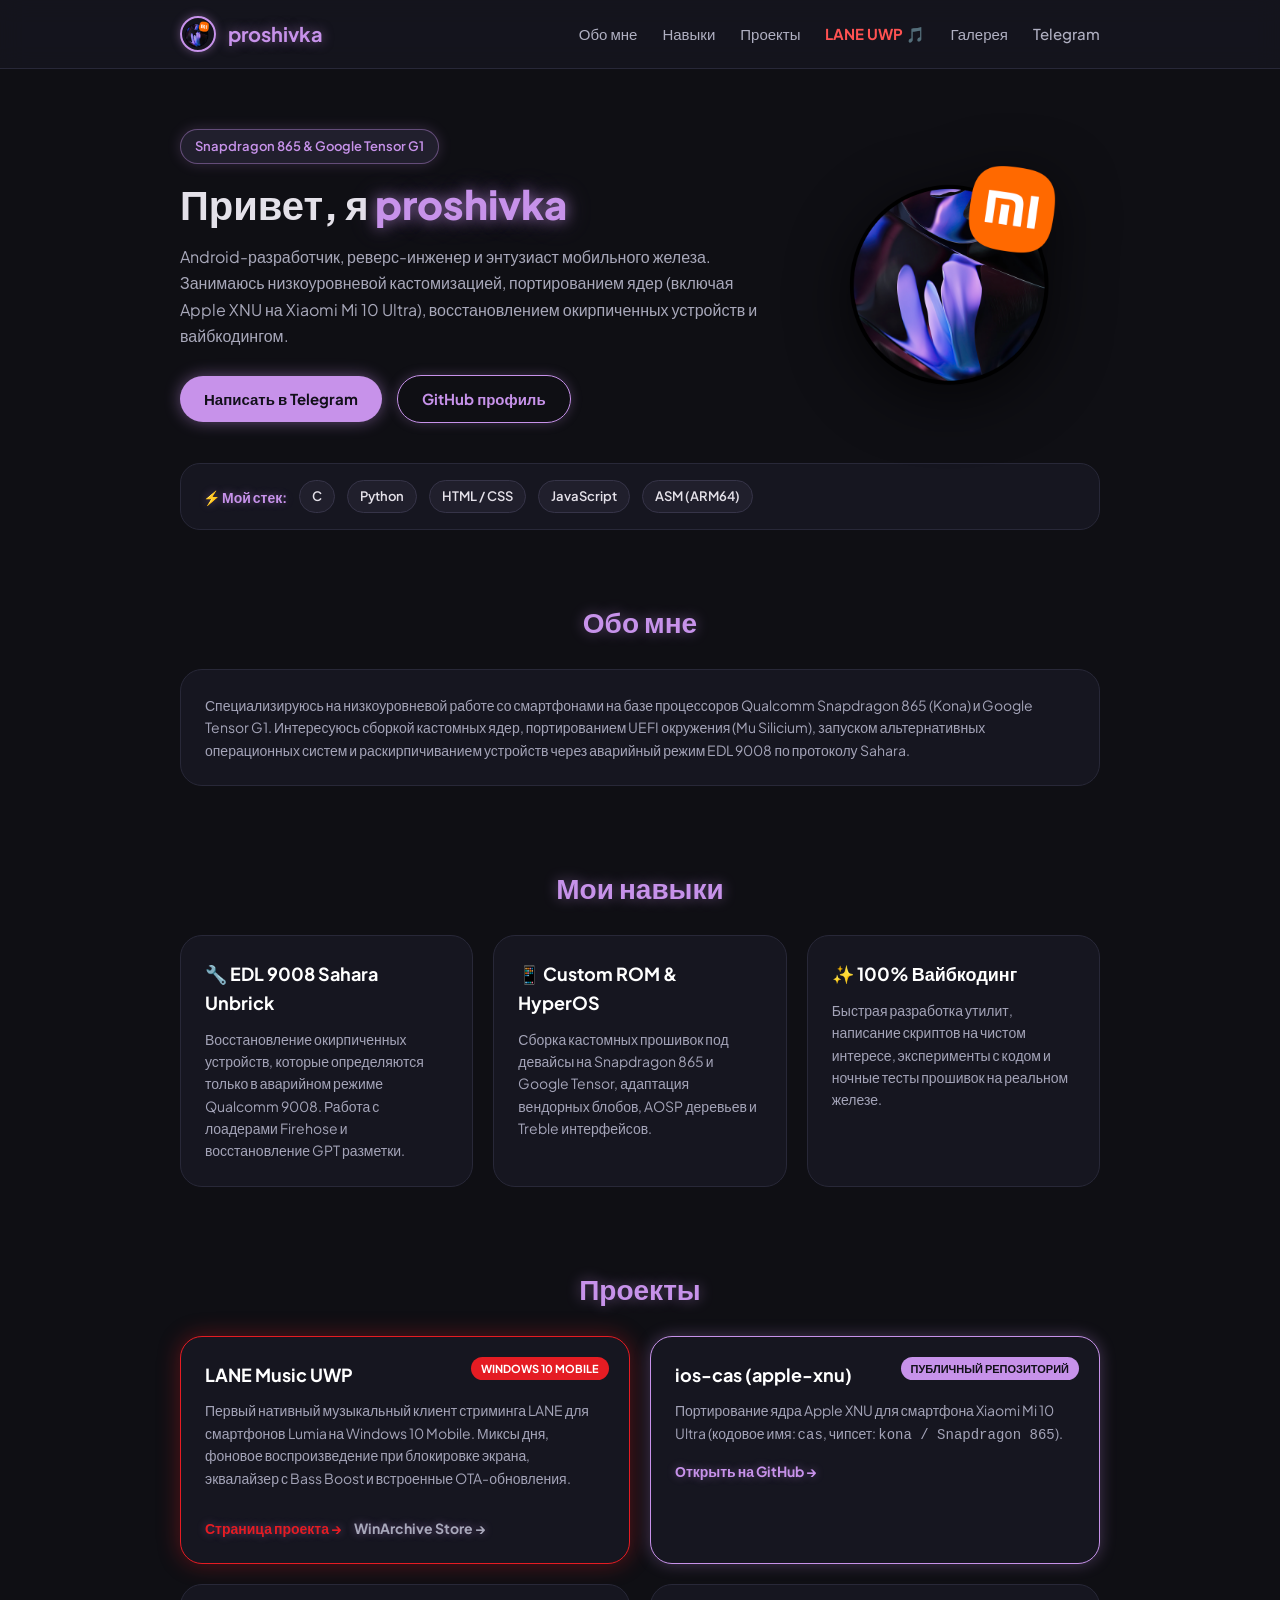
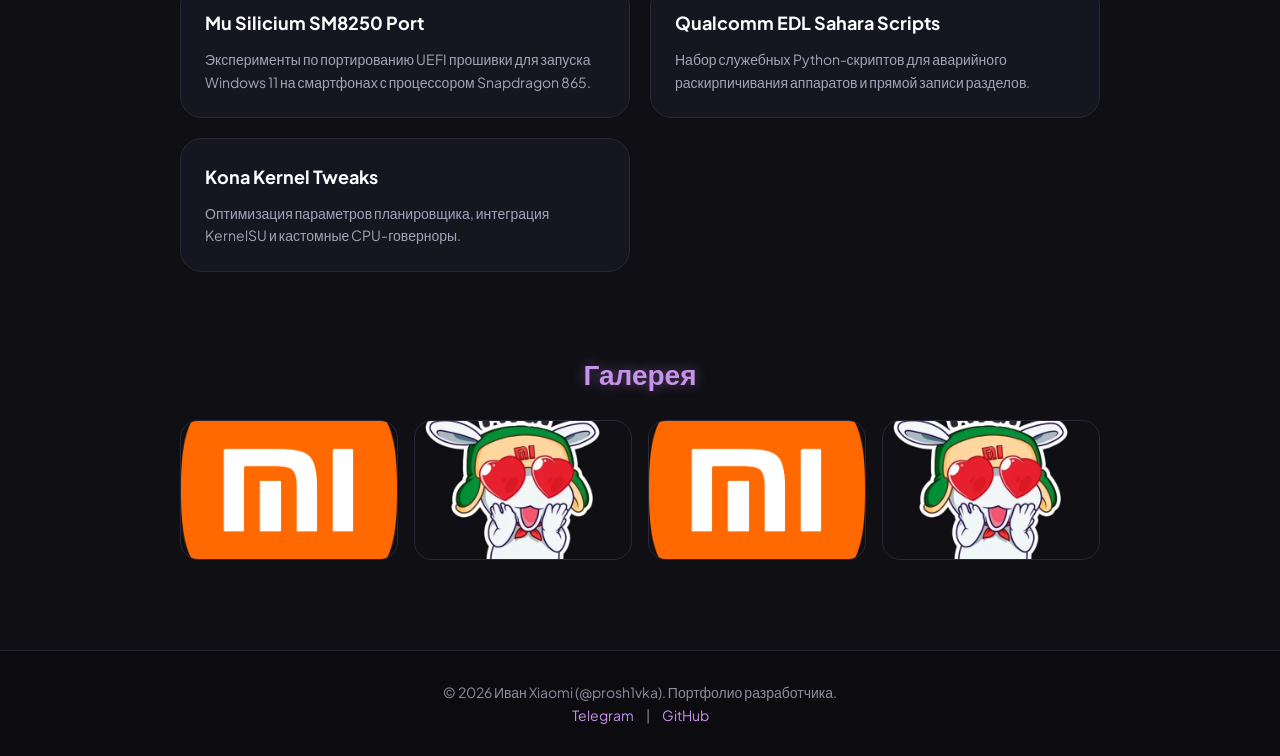
<file: index.html>
<!DOCTYPE html>
<html lang="ru">
<head>
    <meta charset="UTF-8">
    <meta name="viewport" content="width=device-width, initial-scale=1.0">
    <title>proshivka</title>
    <meta name="description" content="Android-разработчик, реверс-инженер, Snapdragon 865 & Google Tensor G1, кастомные ядра, EDL 9008 и вайбкодинг.">

    <!-- Open Graph (Telegram, Discord, VK превью ссылки) -->
    <meta property="og:type" content="website">
    <meta property="og:url" content="https://proshivka.github.io/">
    <meta property="og:title" content="proshivka">
    <meta property="og:description" content="Android-разработчик, реверс-инженер, Snapdragon 865 & Google Tensor G1, кастомные ядра, EDL 9008 и вайбкодинг.">
    <meta property="og:image" content="https://proshivka.github.io/shto.png">

    <!-- Twitter Card -->
    <meta name="twitter:card" content="summary">
    <meta name="twitter:title" content="proshivka">
    <meta name="twitter:description" content="Android-разработчик, реверс-инженер, Snapdragon 865 & Google Tensor G1, кастомные ядра, EDL 9008 и вайбкодинг.">
    <meta name="twitter:image" content="https://proshivka.github.io/shto.png">
    <link rel="icon" href="favicon.png" type="image/png">
    
    <!-- Google Sans Flex & Plus Jakarta Sans -->
    <link rel="preconnect" href="https://fonts.googleapis.com">
    <link rel="preconnect" href="https://fonts.gstatic.com" crossorigin>
    <link href="https://fonts.googleapis.com/css2?family=Google+Sans+Flex:opsz,wght@1..144,400..800&family=Plus+Jakarta+Sans:wght@400;500;600;700;800&display=swap" rel="stylesheet">
    
    <!-- Внешний файл стилей -->
    <link rel="stylesheet" href="css/style.css?v=6">

    <!-- Встроенные стили для моментальной загрузки без задержек кэша -->
    <style>
        * { margin: 0; padding: 0; box-sizing: border-box; }
        body { background-color: #0f0f14; color: #e4e1e9; font-family: 'Google Sans Flex', 'Plus Jakarta Sans', sans-serif; line-height: 1.6; }
        a { color: inherit; text-decoration: none; }
        .container { max-width: 960px; margin: 0 auto; padding: 0 20px; }
        header { background-color: rgba(22, 22, 30, 0.9); backdrop-filter: blur(12px); -webkit-backdrop-filter: blur(12px); padding: 16px 0; border-bottom: 1px solid #282838; position: sticky; top: 0; z-index: 100; }
        .header_content { display: flex; justify-content: space-between; align-items: center; }
        .logo { display: flex; align-items: center; gap: 12px; font-size: 20px; font-weight: 700; color: #c792ea; text-shadow: 0 0 12px rgba(199, 146, 234, 0.5); }
        .logo img { width: 36px; height: 36px; min-width: 36px; max-width: 36px; border-radius: 50%; border: 2px solid #c792ea; box-shadow: 0 0 10px rgba(199, 146, 234, 0.4); object-fit: cover; }
        nav a { margin-left: 22px; color: #b0b0c2; font-weight: 500; font-size: 15px; transition: all 0.2s; }
        nav a:hover { color: #c792ea; text-shadow: 0 0 8px rgba(199, 146, 234, 0.6); }
        .hero { padding: 60px 0 40px; display: flex; align-items: center; justify-content: space-between; gap: 40px; }
        .hero_info { flex: 1; }
        .badge { background-color: #211f2d; color: #c792ea; border: 1px solid rgba(199, 146, 234, 0.4); box-shadow: 0 0 14px rgba(199, 146, 234, 0.2); padding: 6px 14px; border-radius: 50px; font-size: 13px; font-weight: 600; display: inline-block; margin-bottom: 16px; }
        .hero_info h1 { font-size: 40px; font-weight: 800; margin-bottom: 16px; line-height: 1.2; }
        .hero_info h1 span { color: #c792ea; text-shadow: 0 0 14px rgba(199, 146, 234, 0.6), 0 0 28px rgba(199, 146, 234, 0.3); }
        .hero_info p { color: #a8a8ba; font-size: 16px; margin-bottom: 26px; line-height: 1.65; }
        .avatar { width: 280px; height: 280px; min-width: 280px; max-width: 280px; border: none; box-shadow: none; object-fit: contain; filter: drop-shadow(0 15px 30px rgba(0, 0, 0, 0.65)); transition: transform 0.3s ease; }
        .avatar:hover { transform: scale(1.05); }
        .btn { display: inline-block; background-color: #c792ea; color: #12101a; padding: 11px 24px; border-radius: 50px; font-weight: 700; font-size: 15px; box-shadow: 0 0 16px rgba(199, 146, 234, 0.45); transition: all 0.2s ease-in-out; }
        .btn:hover { background-color: #dbb3f6; box-shadow: 0 0 25px rgba(199, 146, 234, 0.8); transform: translateY(-2px); }
        .btn_outline { background-color: transparent; color: #c792ea; border: 1px solid #c792ea; box-shadow: 0 0 12px rgba(199, 146, 234, 0.25); margin-left: 12px; }
        .btn_outline:hover { background-color: #211f2d; box-shadow: 0 0 20px rgba(199, 146, 234, 0.5); }
        .stack_box { background-color: #161620; border: 1px solid #282838; border-radius: 20px; padding: 16px 22px; display: flex; align-items: center; gap: 12px; flex-wrap: wrap; margin-bottom: 30px; }
        .stack_title { font-weight: 700; font-size: 14px; color: #c792ea; text-shadow: 0 0 8px rgba(199, 146, 234, 0.4); }
        .tag { background-color: #201f2c; border: 1px solid #363448; color: #e4e1e9; padding: 5px 12px; border-radius: 50px; font-size: 13px; font-weight: 600; }
        section { padding: 40px 0; }
        h2 { font-size: 28px; font-weight: 700; margin-bottom: 24px; text-align: center; color: #c792ea; text-shadow: 0 0 14px rgba(199, 146, 234, 0.45); }
        .card { background-color: #161620; border: 1px solid #282838; border-radius: 22px; padding: 24px; transition: all 0.25s ease; position: relative; }
        .card:hover { border-color: #c792ea; box-shadow: 0 0 20px rgba(199, 146, 234, 0.25); transform: translateY(-4px); }
        .card h3 { margin-bottom: 10px; font-size: 18px; font-weight: 700; color: #ffffff; }
        .card p { color: #a4a4b8; font-size: 14px; line-height: 1.6; }
        .card_featured { border: 1.5px solid #c792ea; box-shadow: 0 0 16px rgba(199, 146, 234, 0.3); }
        .card_featured:hover { box-shadow: 0 0 28px rgba(199, 146, 234, 0.55); }
        .project_badge { position: absolute; top: 20px; right: 20px; font-size: 11px; font-weight: 700; text-transform: uppercase; background-color: #c792ea; color: #12101a; padding: 3px 10px; border-radius: 50px; }
        .project_link { display: inline-block; margin-top: 14px; color: #c792ea; font-weight: 700; font-size: 14px; text-shadow: 0 0 8px rgba(199, 146, 234, 0.4); }
        .project_link:hover { text-decoration: underline; }
        .grid_3 { display: grid; grid-template-columns: repeat(3, 1fr); gap: 20px; }
        .grid_2 { display: grid; grid-template-columns: repeat(2, 1fr); gap: 20px; }
        .gallery_grid { display: grid; grid-template-columns: repeat(4, 1fr); gap: 16px; }
        .gallery_grid img { width: 100%; height: 140px; object-fit: cover; border-radius: 18px; border: 1px solid #282838; transition: all 0.25s ease; }
        .gallery_grid img:hover { transform: scale(1.04); border-color: #c792ea; box-shadow: 0 0 18px rgba(199, 146, 234, 0.35); }
        footer { background-color: #0c0c10; padding: 30px 0; margin-top: 50px; border-top: 1px solid #22222e; text-align: center; color: #8c8c9e; font-size: 14px; }
        footer a { color: #c792ea; margin: 0 10px; transition: color 0.2s; }
        footer a:hover { text-shadow: 0 0 8px rgba(199, 146, 234, 0.6); }
        @media (max-width: 768px) {
            .hero { flex-direction: column; text-align: center; }
            .avatar { width: 220px; height: 220px; min-width: 220px; max-width: 220px; }
            .grid_3, .grid_2 { grid-template-columns: 1fr; }
            .gallery_grid { grid-template-columns: 1fr 1fr; }
            nav { display: none; }
        }
    </style>
</head>
<body>

    <!-- Шапка сайта -->
    <header>
        <div class="container header_content">
            <div class="logo">
                <img src="shto.png" alt="Логотип" width="36" height="36">
                <span>proshivka</span>
            </div>
            <nav>
                <a href="#about">Обо мне</a>
                <a href="#skills">Навыки</a>
                <a href="#projects">Проекты</a>
                <a href="lane/" style="color:#ff5252; font-weight:700;">LANE UWP 🎵</a>
                <a href="#gallery">Галерея</a>
                <a href="https://t.me/prosh1vka" target="_blank">Telegram</a>
            </nav>
        </div>
    </header>

    <div class="container">
        <!-- Главный экран -->
        <div class="hero">
            <div class="hero_info">
                <div class="badge">Snapdragon 865 & Google Tensor G1</div>
                <h1>Привет, я <span>proshivka</span></h1>
                <p>
                    Android-разработчик, реверс-инженер и энтузиаст мобильного железа. Занимаюсь низкоуровневой кастомизацией, 
                    портированием ядер (включая Apple XNU на Xiaomi Mi 10 Ultra), восстановлением окирпиченных устройств и вайбкодингом.
                </p>
                <div>
                    <a href="https://t.me/prosh1vka" target="_blank" class="btn">Написать в Telegram</a>
                    <a href="https://github.com/proshivka" target="_blank" class="btn btn_outline">GitHub профиль</a>
                </div>
            </div>
            <div>
                <img src="shto.png" alt="Аватарка" class="avatar" width="280" height="280">
            </div>
        </div>

        <!-- Полоса стека -->
        <div class="stack_box">
            <span class="stack_title">⚡ Мой стек:</span>
            <span class="tag">C</span>
            <span class="tag">Python</span>
            <span class="tag">HTML / CSS</span>
            <span class="tag">JavaScript</span>
            <span class="tag">ASM (ARM64)</span>
        </div>

        <!-- Обо мне -->
        <section id="about">
            <h2>Обо мне</h2>
            <div class="card">
                <p>
                    Специализируюсь на низкоуровневой работе со смартфонами на базе процессоров Qualcomm Snapdragon 865 (Kona) и Google Tensor G1. 
                    Интересуюсь сборкой кастомных ядер, портированием UEFI окружения (Mu Silicium), запуском альтернативных операционных систем 
                    и раскирпичиванием устройств через аварийный режим EDL 9008 по протоколу Sahara.
                </p>
            </div>
        </section>

        <!-- Навыки (3 колонки без процентов) -->
        <section id="skills">
            <h2>Мои навыки</h2>
            <div class="grid_3">
                <div class="card">
                    <h3>🔧 EDL 9008 Sahara Unbrick</h3>
                    <p>
                        Восстановление окирпиченных устройств, которые определяются только в аварийном режиме Qualcomm 9008. Работа с лоадерами Firehose и восстановление GPT разметки.
                    </p>
                </div>

                <div class="card">
                    <h3>📱 Custom ROM & HyperOS</h3>
                    <p>
                        Сборка кастомных прошивок под девайсы на Snapdragon 865 и Google Tensor, адаптация вендорных блобов, AOSP деревьев и Treble интерфейсов.
                    </p>
                </div>

                <div class="card">
                    <h3>✨ 100% Вайбкодинг</h3>
                    <p>
                        Быстрая разработка утилит, написание скриптов на чистом интересе, эксперименты с кодом и ночные тесты прошивок на реальном железе.
                    </p>
                </div>
            </div>
        </section>

        <!-- Проекты -->
        <section id="projects">
            <h2>Проекты</h2>
            <div class="grid_2">
                <!-- LANE Music UWP -->
                <div class="card card_featured" style="border-color:#e51c23; box-shadow:0 0 22px rgba(229,28,35,0.35);">
                    <span class="project_badge" style="background:#e51c23; color:#fff;">Windows 10 Mobile</span>
                    <h3 style="color:#ffffff;">LANE Music UWP</h3>
                    <p>
                        Первый нативный музыкальный клиент стриминга LANE для смартфонов Lumia на Windows 10 Mobile. 
                        Миксы дня, фоновое воспроизведение при блокировке экрана, эквалайзер с Bass Boost и встроенные OTA-обновления.
                    </p>
                    <div style="margin-top:14px; display:flex; gap:12px; flex-wrap:wrap;">
                        <a href="lane/" class="project_link" style="color:#e51c23; font-weight:700;">
                            Страница проекта &rarr;
                        </a>
                        <a href="https://winarchive.org/store/app/?id=2030" target="_blank" class="project_link" style="color:#a8a8ba;">
                            WinArchive Store &rarr;
                        </a>
                    </div>
                </div>

                <!-- Реальный публичный репозиторий -->
                <div class="card card_featured">
                    <span class="project_badge">Публичный репозиторий</span>
                    <h3>ios-cas (apple-xnu)</h3>
                    <p>
                        Портирование ядра Apple XNU для смартфона Xiaomi Mi 10 Ultra (кодовое имя: <code>cas</code>, чипсет: <code>kona / Snapdragon 865</code>).
                    </p>
                    <a href="https://github.com/proshivka/ios-cas" target="_blank" class="project_link">
                        Открыть на GitHub &rarr;
                    </a>
                </div>

                <div class="card">
                    <h3>Mu Silicium SM8250 Port</h3>
                    <p>Эксперименты по портированию UEFI прошивки для запуска Windows 11 на смартфонах с процессором Snapdragon 865.</p>
                </div>

                <div class="card">
                    <h3>Qualcomm EDL Sahara Scripts</h3>
                    <p>Набор служебных Python-скриптов для аварийного раскирпичивания аппаратов и прямой записи разделов.</p>
                </div>

                <div class="card">
                    <h3>Kona Kernel Tweaks</h3>
                    <p>Оптимизация параметров планировщика, интеграция KernelSU и кастомные CPU-говерноры.</p>
                </div>
            </div>
        </section>

        <!-- Галерея -->
        <section id="gallery">
            <h2>Галерея</h2>
            <div class="gallery_grid">
                <img src="img/gallery1.png" alt="Скриншот 1">
                <img src="img/gallery2.png" alt="Скриншот 2">
                <img src="img/gallery1.png" alt="Скриншот 3">
                <img src="img/gallery2.png" alt="Скриншот 4">
            </div>
        </section>
    </div>

    <!-- Подвал -->
    <footer>
        <p>&copy; 2026 Иван Xiaomi (@prosh1vka). Портфолио разработчика.</p>
        <p>
            <a href="https://t.me/prosh1vka" target="_blank">Telegram</a> |
            <a href="https://github.com/proshivka" target="_blank">GitHub</a>
        </p>
    </footer>

    <!-- Плавный скролл -->
    <script src="js/myscript.js"></script>
</body>
</html>
</file>
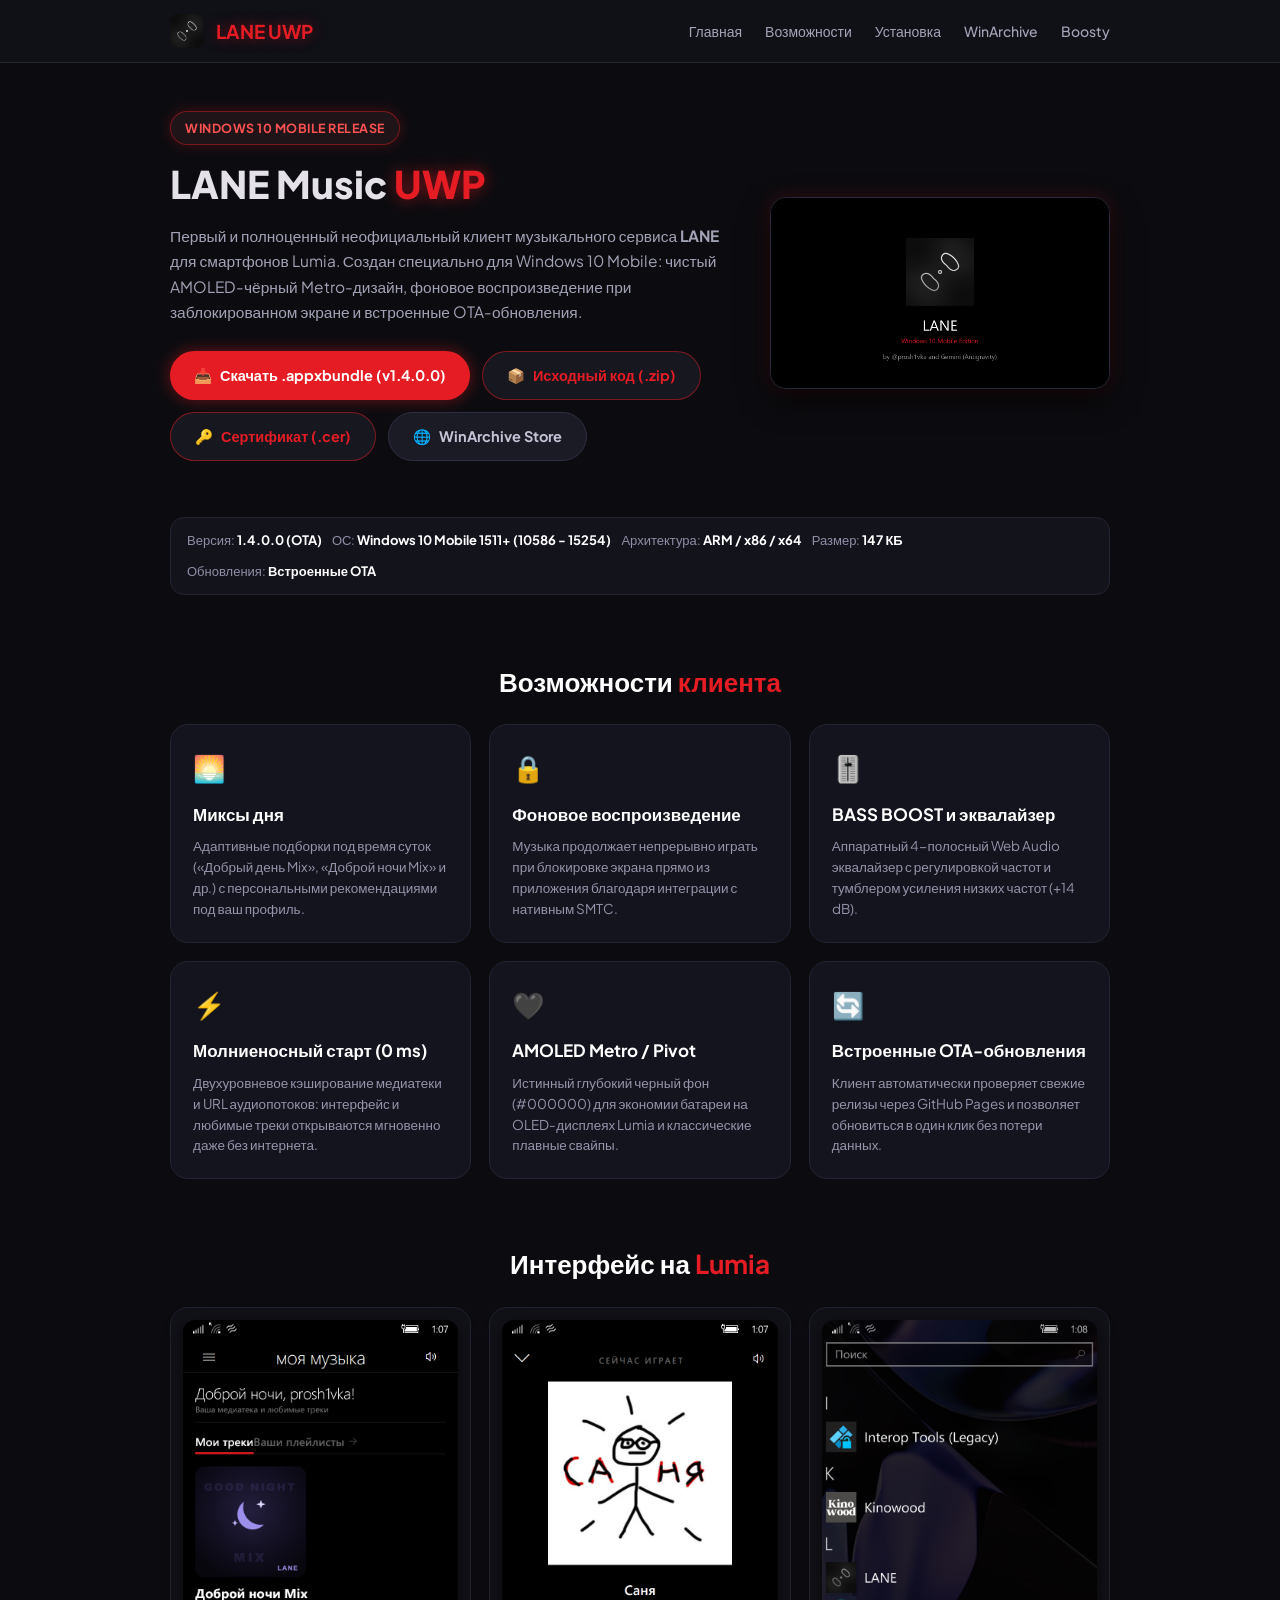
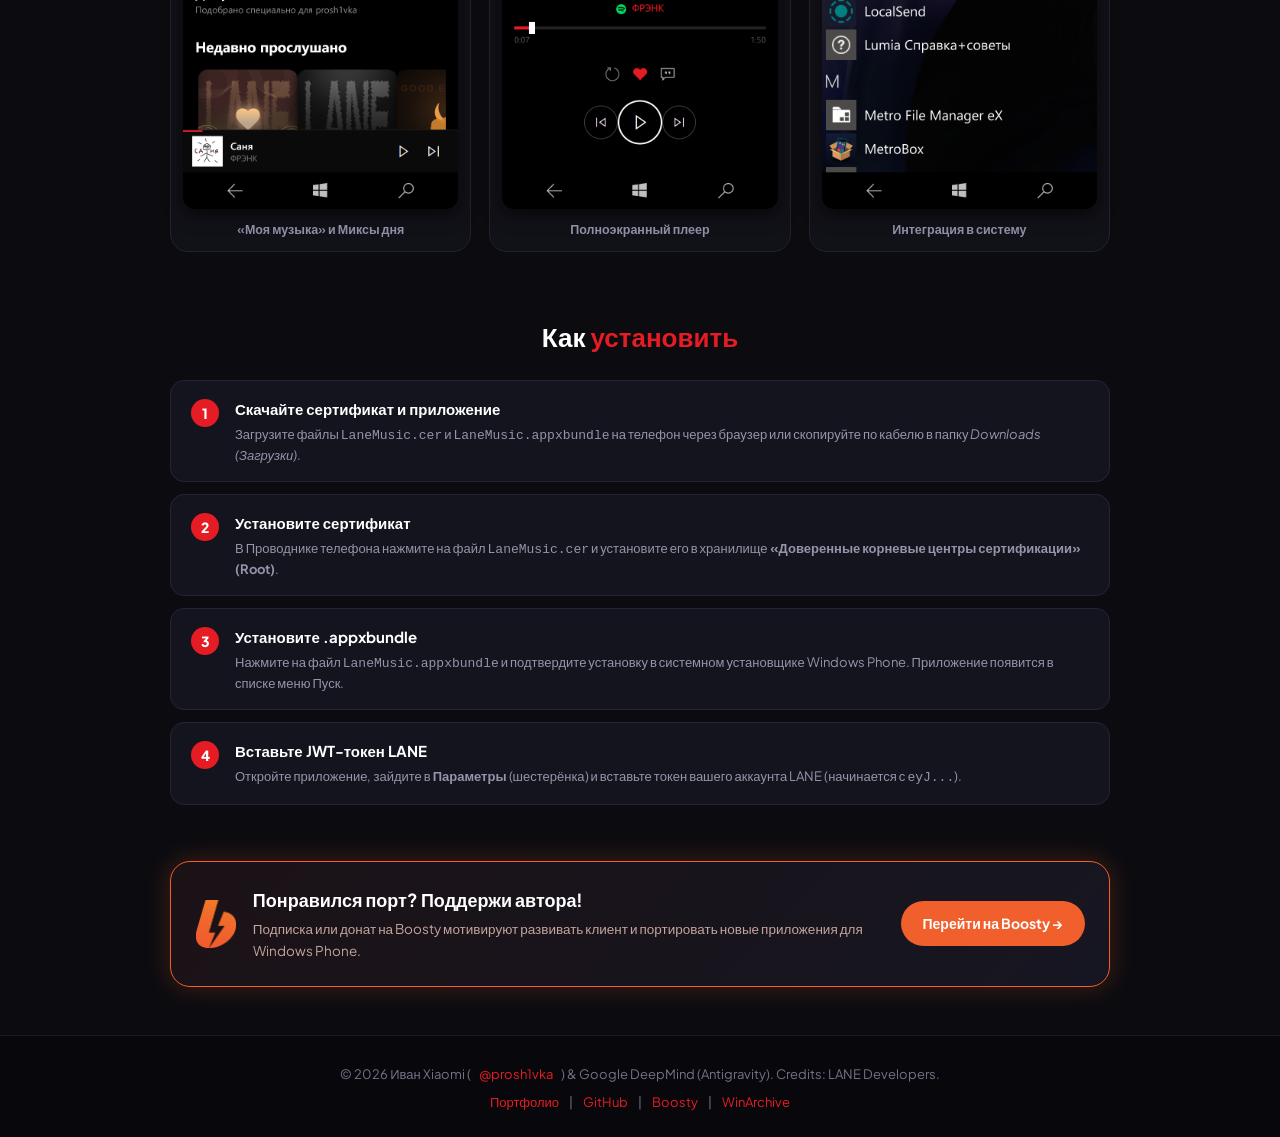
<file: lane/index.html>
<!DOCTYPE html>
<html lang="ru">
<head>
    <meta charset="UTF-8">
    <meta name="viewport" content="width=device-width, initial-scale=1.0">
    <title>LANE Music for Windows 10 Mobile — proshivka</title>
    <meta name="description" content="LANE Music — первый и полноценный UWP-клиент музыкального сервиса LANE для смартфонов Lumia на Windows 10 Mobile. Скачать .appxbundle.">

    <!-- Open Graph -->
    <meta property="og:type" content="website">
    <meta property="og:url" content="https://proshivka.github.io/lane/">
    <meta property="og:title" content="LANE Music for Windows 10 Mobile">
    <meta property="og:description" content="Неофициальный нативный клиент LANE для Windows 10 Mobile. Миксы дня, фоновое воспроизведение, эквалайзер, поддержка Spotify и SoundCloud.">
    <meta property="og:image" content="https://proshivka.github.io/lane/img/banner.png">

    <!-- Fonts -->
    <link rel="preconnect" href="https://fonts.googleapis.com">
    <link rel="preconnect" href="https://fonts.gstatic.com" crossorigin>
    <link href="https://fonts.googleapis.com/css2?family=Plus+Jakarta+Sans:wght@400;500;600;700;800&display=swap" rel="stylesheet">
    <link rel="icon" href="../favicon.png" type="image/png">

    <style>
        * { margin: 0; padding: 0; box-sizing: border-box; }
        body { background-color: #0c0c10; color: #e4e1e9; font-family: 'Plus Jakarta Sans', sans-serif; line-height: 1.6; }
        a { color: inherit; text-decoration: none; }
        .container { max-width: 980px; margin: 0 auto; padding: 0 20px; }

        /* Header */
        header { background-color: rgba(18, 18, 24, 0.92); backdrop-filter: blur(12px); -webkit-backdrop-filter: blur(12px); padding: 14px 0; border-bottom: 1px solid #232332; position: sticky; top: 0; z-index: 100; }
        .header_content { display: flex; justify-content: space-between; align-items: center; }
        .logo { display: flex; align-items: center; gap: 12px; font-size: 19px; font-weight: 700; color: #e51c23; text-shadow: 0 0 14px rgba(229, 28, 35, 0.5); }
        .logo img { width: 34px; height: 34px; border-radius: 8px; object-fit: contain; }
        nav a { margin-left: 20px; color: #a4a4b8; font-weight: 500; font-size: 14px; transition: all 0.2s; }
        nav a:hover { color: #e51c23; }

        /* Hero */
        .hero { padding: 48px 0 36px; display: flex; align-items: center; justify-content: space-between; gap: 36px; }
        .hero_info { flex: 1; }
        .badge { background-color: #1f1418; color: #ff5252; border: 1px solid rgba(229, 28, 35, 0.45); box-shadow: 0 0 14px rgba(229, 28, 35, 0.25); padding: 6px 14px; border-radius: 50px; font-size: 12.5px; font-weight: 700; display: inline-block; margin-bottom: 16px; text-transform: uppercase; letter-spacing: 0.5px; }
        .hero_info h1 { font-size: 38px; font-weight: 800; margin-bottom: 16px; line-height: 1.2; }
        .hero_info h1 span { color: #e51c23; text-shadow: 0 0 16px rgba(229, 28, 35, 0.6); }
        .hero_info p { color: #a2a2b6; font-size: 15.5px; margin-bottom: 26px; line-height: 1.65; }

        .banner_wrap { width: 340px; min-width: 300px; }
        .banner_img { width: 100%; border-radius: 16px; border: 1px solid #282838; box-shadow: 0 12px 30px rgba(0,0,0,0.7), 0 0 20px rgba(229, 28, 35, 0.2); }

        /* Buttons */
        .actions { display: flex; flex-wrap: wrap; gap: 12px; margin-bottom: 20px; }
        .btn { display: inline-flex; align-items: center; justify-content: center; gap: 8px; background-color: #e51c23; color: #ffffff; padding: 12px 24px; border-radius: 50px; font-weight: 700; font-size: 14.5px; box-shadow: 0 0 16px rgba(229, 28, 35, 0.45); transition: all 0.2s ease-in-out; }
        .btn:hover { background-color: #ff333a; box-shadow: 0 0 26px rgba(229, 28, 35, 0.8); transform: translateY(-2px); }
        .btn_outline { background-color: #171720; color: #e51c23; border: 1px solid rgba(229, 28, 35, 0.5); box-shadow: none; }
        .btn_outline:hover { background-color: #24161a; box-shadow: 0 0 18px rgba(229, 28, 35, 0.4); }
        .btn_secondary { background-color: #1b1b26; color: #c4c4d6; border: 1px solid #2e2e42; box-shadow: none; }
        .btn_secondary:hover { background-color: #242434; color: #ffffff; border-color: #424260; }

        /* Meta Pills */
        .meta_bar { display: flex; gap: 10px; flex-wrap: wrap; margin-bottom: 34px; padding: 12px 16px; background: #13131c; border-radius: 14px; border: 1px solid #232332; font-size: 13px; color: #8e8ea6; }
        .meta_item strong { color: #ffffff; }

        /* Section Header */
        section { padding: 32px 0; }
        h2 { font-size: 26px; font-weight: 700; margin-bottom: 22px; color: #ffffff; text-align: center; }
        h2 span { color: #e51c23; }

        /* Features Grid */
        .grid_3 { display: grid; grid-template-columns: repeat(3, 1fr); gap: 18px; }
        .card { background-color: #14141e; border: 1px solid #242436; border-radius: 18px; padding: 22px; transition: all 0.25s ease; position: relative; }
        .card:hover { border-color: #e51c23; box-shadow: 0 0 20px rgba(229, 28, 35, 0.2); transform: translateY(-3px); }
        .card_icon { font-size: 26px; margin-bottom: 12px; display: inline-block; }
        .card h3 { font-size: 17px; font-weight: 700; color: #ffffff; margin-bottom: 8px; }
        .card p { color: #9494aa; font-size: 13.5px; line-height: 1.55; }

        /* Screenshots */
        .screens_grid { display: grid; grid-template-columns: repeat(3, 1fr); gap: 18px; margin-top: 10px; }
        .screen_card { background: #111118; border: 1px solid #222232; border-radius: 18px; padding: 12px; text-align: center; transition: all 0.25s ease; }
        .screen_card:hover { border-color: #e51c23; transform: scale(1.02); }
        .screen_card img { width: 100%; border-radius: 12px; display: block; box-shadow: 0 6px 18px rgba(0,0,0,0.6); }
        .screen_caption { font-size: 12.5px; color: #8e8ea6; margin-top: 10px; font-weight: 600; }

        /* Steps */
        .steps_list { display: flex; flex-direction: column; gap: 12px; margin-top: 16px; }
        .step_item { display: flex; gap: 16px; background: #14141e; border: 1px solid #242436; padding: 16px 20px; border-radius: 14px; align-items: flex-start; }
        .step_num { background: #e51c23; color: #ffffff; width: 28px; height: 28px; border-radius: 50%; display: flex; align-items: center; justify-content: center; font-weight: 800; font-size: 14px; flex-shrink: 0; margin-top: 2px; }
        .step_content h4 { font-size: 15px; font-weight: 700; color: #ffffff; margin-bottom: 4px; }
        .step_content p { font-size: 13px; color: #9494aa; line-height: 1.5; }

        /* Boosty banner */
        .boosty_box { background: linear-gradient(135deg, #1b1216 0%, #161622 100%); border: 1.5px solid #f15f2c; border-radius: 20px; padding: 24px; display: flex; align-items: center; justify-content: space-between; gap: 20px; margin-top: 24px; box-shadow: 0 0 25px rgba(241, 95, 44, 0.25); }
        .boosty_info { display: flex; align-items: center; gap: 16px; }
        .boosty_logo { width: 48px; height: 48px; border-radius: 10px; object-fit: contain; }
        .boosty_btn { background: #f15f2c; color: #fff; padding: 11px 22px; border-radius: 50px; font-weight: 700; font-size: 14px; transition: all 0.2s; white-space: nowrap; }
        .boosty_btn:hover { background: #ff7442; transform: translateY(-2px); box-shadow: 0 0 20px rgba(241, 95, 44, 0.6); }

        /* Footer */
        footer { background-color: #08080c; padding: 28px 0; margin-top: 48px; border-top: 1px solid #1a1a24; text-align: center; color: #727288; font-size: 13px; }
        footer a { color: #e51c23; margin: 0 8px; }

        @media (max-width: 768px) {
            .hero { flex-direction: column; text-align: center; }
            .banner_wrap { width: 100%; max-width: 320px; margin: 0 auto; }
            .actions { justify-content: center; }
            .grid_3 { grid-template-columns: 1fr; }
            .screens_grid { grid-template-columns: 1fr; max-width: 320px; margin: 0 auto; }
            .boosty_box { flex-direction: column; text-align: center; }
            .boosty_info { flex-direction: column; }
        }
    </style>
</head>
<body>

    <!-- Шапка -->
    <header>
        <div class="container header_content">
            <a href="https://proshivka.github.io/" class="logo">
                <img src="img/logo.png" alt="LANE">
                <span>LANE UWP</span>
            </a>
            <nav>
                <a href="https://proshivka.github.io/">Главная</a>
                <a href="#features">Возможности</a>
                <a href="#install">Установка</a>
                <a href="https://winarchive.org/store/app/?id=2030" target="_blank">WinArchive</a>
                <a href="https://boosty.to/prosh1vka" target="_blank">Boosty</a>
            </nav>
        </div>
    </header>

    <div class="container">
        <!-- Главный экран -->
        <div class="hero">
            <div class="hero_info">
                <div class="badge">Windows 10 Mobile Release</div>
                <h1>LANE Music <span>UWP</span></h1>
                <p>
                    Первый и полноценный неофициальный клиент музыкального сервиса <strong>LANE</strong> для смартфонов Lumia.
                    Создан специально для Windows 10 Mobile: чистый AMOLED-чёрный Metro-дизайн, фоновое воспроизведение при заблокированном экране и встроенные OTA-обновления.
                </p>
                <div class="actions">
                    <a href="https://proshivka.github.io/lane/LaneMusic.appxbundle" download="LaneMusic.appxbundle" class="btn">
                        <span>📥</span> Скачать .appxbundle (v1.4.0.0)
                    </a>
                    <a href="https://proshivka.github.io/lane/LaneMusic_Source.zip" download="LaneMusic_Source.zip" class="btn btn_outline">
                        <span>📦</span> Исходный код (.zip)
                    </a>
                    <a href="https://proshivka.github.io/lane/LaneMusic.cer" download="LaneMusic.cer" class="btn btn_outline">
                        <span>🔑</span> Сертификат (.cer)
                    </a>
                    <a href="https://winarchive.org/store/app/?id=2030" target="_blank" class="btn btn_secondary">
                        <span>🌐</span> WinArchive Store
                    </a>
                </div>
            </div>
            <div class="banner_wrap">
                <img src="img/banner.png" alt="LANE Music Banner" class="banner_img">
            </div>
        </div>

        <!-- Полоса метаданных -->
        <div class="meta_bar">
            <div class="meta_item">Версия: <strong>1.4.0.0 (OTA)</strong></div>
            <div class="meta_item">ОС: <strong>Windows 10 Mobile 1511+ (10586 - 15254)</strong></div>
            <div class="meta_item">Архитектура: <strong>ARM / x86 / x64</strong></div>
            <div class="meta_item">Размер: <strong>147 КБ</strong></div>
            <div class="meta_item">Обновления: <strong>Встроенные OTA</strong></div>
        </div>

        <!-- Ключевые возможности -->
        <section id="features">
            <h2>Возможности <span>клиента</span></h2>
            <div class="grid_3">
                <div class="card">
                    <div class="card_icon">🌅</div>
                    <h3>Миксы дня</h3>
                    <p>Адаптивные подборки под время суток («Добрый день Mix», «Доброй ночи Mix» и др.) с персональными рекомендациями под ваш профиль.</p>
                </div>
                <div class="card">
                    <div class="card_icon">🔒</div>
                    <h3>Фоновое воспроизведение</h3>
                    <p>Музыка продолжает непрерывно играть при блокировке экрана прямо из приложения благодаря интеграции с нативным SMTC.</p>
                </div>
                <div class="card">
                    <div class="card_icon">🎚️</div>
                    <h3>BASS BOOST и эквалайзер</h3>
                    <p>Аппаратный 4-полосный Web Audio эквалайзер с регулировкой частот и тумблером усиления низких частот (+14 dB).</p>
                </div>
                <div class="card">
                    <div class="card_icon">⚡</div>
                    <h3>Молниеносный старт (0 ms)</h3>
                    <p>Двухуровневое кэширование медиатеки и URL аудиопотоков: интерфейс и любимые треки открываются мгновенно даже без интернета.</p>
                </div>
                <div class="card">
                    <div class="card_icon">🖤</div>
                    <h3>AMOLED Metro / Pivot</h3>
                    <p>Истинный глубокий черный фон (#000000) для экономии батареи на OLED-дисплеях Lumia и классические плавные свайпы.</p>
                </div>
                <div class="card">
                    <div class="card_icon">🔄</div>
                    <h3>Встроенные OTA-обновления</h3>
                    <p>Клиент автоматически проверяет свежие релизы через GitHub Pages и позволяет обновиться в один клик без потери данных.</p>
                </div>
            </div>
        </section>

        <!-- Скриншоты с реальной Lumia 650 -->
        <section id="screenshots">
            <h2>Интерфейс на <span>Lumia</span></h2>
            <div class="screens_grid">
                <div class="screen_card">
                    <img src="img/mymusic_and_mixes_screenshot.png" alt="Главная и миксы дня">
                    <div class="screen_caption">«Моя музыка» и Миксы дня</div>
                </div>
                <div class="screen_card">
                    <img src="img/fullscreen_player_screenshot.png" alt="Плеер и обложка">
                    <div class="screen_caption">Полноэкранный плеер</div>
                </div>
                <div class="screen_card">
                    <img src="img/applist_screenshot.png" alt="Список приложений">
                    <div class="screen_caption">Интеграция в систему</div>
                </div>
            </div>
        </section>

        <!-- Инструкция по установке -->
        <section id="install">
            <h2>Как <span>установить</span></h2>
            <div class="steps_list">
                <div class="step_item">
                    <div class="step_num">1</div>
                    <div class="step_content">
                        <h4>Скачайте сертификат и приложение</h4>
                        <p>Загрузите файлы <code>LaneMusic.cer</code> и <code>LaneMusic.appxbundle</code> на телефон через браузер или скопируйте по кабелю в папку <i>Downloads (Загрузки)</i>.</p>
                    </div>
                </div>
                <div class="step_item">
                    <div class="step_num">2</div>
                    <div class="step_content">
                        <h4>Установите сертификат</h4>
                        <p>В Проводнике телефона нажмите на файл <code>LaneMusic.cer</code> и установите его в хранилище <strong>«Доверенные корневые центры сертификации» (Root)</strong>.</p>
                    </div>
                </div>
                <div class="step_item">
                    <div class="step_num">3</div>
                    <div class="step_content">
                        <h4>Установите .appxbundle</h4>
                        <p>Нажмите на файл <code>LaneMusic.appxbundle</code> и подтвердите установку в системном установщике Windows Phone. Приложение появится в списке меню Пуск.</p>
                    </div>
                </div>
                <div class="step_item">
                    <div class="step_num">4</div>
                    <div class="step_content">
                        <h4>Вставьте JWT-токен LANE</h4>
                        <p>Откройте приложение, зайдите в <strong>Параметры</strong> (шестерёнка) и вставьте токен вашего аккаунта LANE (начинается с <code>eyJ...</code>).</p>
                    </div>
                </div>
            </div>
        </section>

        <!-- Блок Boosty -->
        <div class="boosty_box">
            <div class="boosty_info">
                <img src="img/boosty.png" alt="Boosty" class="boosty_logo">
                <div>
                    <h3 style="color:#ffffff; font-size:18px; margin-bottom:4px;">Понравился порт? Поддержи автора!</h3>
                    <p style="color:#c4a49c; font-size:13.5px;">Подписка или донат на Boosty мотивируют развивать клиент и портировать новые приложения для Windows Phone.</p>
                </div>
            </div>
            <a href="https://boosty.to/prosh1vka" target="_blank" class="boosty_btn">Перейти на Boosty &rarr;</a>
        </div>
    </div>

    <!-- Подвал -->
    <footer>
        <p>&copy; 2026 Иван Xiaomi (<a href="https://t.me/prosh1vka" target="_blank">@prosh1vka</a>) & Google DeepMind (Antigravity). Credits: LANE Developers.</p>
        <p style="margin-top:8px;">
            <a href="https://proshivka.github.io/">Портфолио</a> |
            <a href="https://github.com/proshivka" target="_blank">GitHub</a> |
            <a href="https://boosty.to/prosh1vka" target="_blank">Boosty</a> |
            <a href="https://winarchive.org/store/app/?id=2030" target="_blank">WinArchive</a>
        </p>
    </footer>

</body>
</html>
</file>
<file: css/style.css>
/* proshivka portfolio styles */

* {
    margin: 0;
    padding: 0;
    box-sizing: border-box;
}

body {
    background-color: #0f0f14;
    color: #e4e1e9;
    font-family: 'Google Sans Flex', 'Plus Jakarta Sans', sans-serif;
    line-height: 1.6;
}

a {
    color: inherit;
    text-decoration: none;
}

.container {
    max-width: 960px;
    margin: 0 auto;
    padding: 0 20px;
}

/* Header */
header {
    background-color: rgba(22, 22, 30, 0.9);
    backdrop-filter: blur(12px);
    -webkit-backdrop-filter: blur(12px);
    padding: 16px 0;
    border-bottom: 1px solid #282838;
    position: sticky;
    top: 0;
    z-index: 100;
}

.header_content {
    display: flex;
    justify-content: space-between;
    align-items: center;
}

.logo {
    display: flex;
    align-items: center;
    gap: 12px;
    font-size: 20px;
    font-weight: 700;
    color: #c792ea;
    text-shadow: 0 0 12px rgba(199, 146, 234, 0.5);
}

.logo img {
    width: 36px;
    height: 36px;
    min-width: 36px;
    max-width: 36px;
    border-radius: 50%;
    border: 2px solid #c792ea;
    box-shadow: 0 0 10px rgba(199, 146, 234, 0.4);
    object-fit: cover;
}

nav a {
    margin-left: 22px;
    color: #b0b0c2;
    font-weight: 500;
    font-size: 15px;
    transition: all 0.2s;
}

nav a:hover {
    color: #c792ea;
    text-shadow: 0 0 8px rgba(199, 146, 234, 0.6);
}

/* Hero Section */
.hero {
    padding: 60px 0 40px;
    display: flex;
    align-items: center;
    justify-content: space-between;
    gap: 40px;
}

.hero_info {
    flex: 1;
}

.badge {
    background-color: #211f2d;
    color: #c792ea;
    border: 1px solid rgba(199, 146, 234, 0.4);
    box-shadow: 0 0 14px rgba(199, 146, 234, 0.2);
    padding: 6px 14px;
    border-radius: 50px;
    font-size: 13px;
    font-weight: 600;
    display: inline-block;
    margin-bottom: 16px;
}

.hero_info h1 {
    font-size: 40px;
    font-weight: 800;
    margin-bottom: 16px;
    line-height: 1.2;
}

.hero_info h1 span {
    color: #c792ea;
    text-shadow: 0 0 14px rgba(199, 146, 234, 0.6), 0 0 28px rgba(199, 146, 234, 0.3);
}

.hero_info p {
    color: #a8a8ba;
    font-size: 16px;
    margin-bottom: 26px;
    line-height: 1.65;
}

/* Avatar without border, enlarged */
.avatar {
    width: 280px;
    height: 280px;
    min-width: 280px;
    max-width: 280px;
    border: none;
    box-shadow: none;
    object-fit: contain;
    filter: drop-shadow(0 15px 30px rgba(0, 0, 0, 0.65));
    transition: transform 0.3s ease;
}

.avatar:hover {
    transform: scale(1.05);
}

/* Buttons */
.btn {
    display: inline-block;
    background-color: #c792ea;
    color: #12101a;
    padding: 11px 24px;
    border-radius: 50px;
    font-weight: 700;
    font-size: 15px;
    box-shadow: 0 0 16px rgba(199, 146, 234, 0.45);
    transition: all 0.2s ease-in-out;
}

.btn:hover {
    background-color: #dbb3f6;
    box-shadow: 0 0 25px rgba(199, 146, 234, 0.8);
    transform: translateY(-2px);
}

.btn_outline {
    background-color: transparent;
    color: #c792ea;
    border: 1px solid #c792ea;
    box-shadow: 0 0 12px rgba(199, 146, 234, 0.25);
    margin-left: 12px;
}

.btn_outline:hover {
    background-color: #211f2d;
    box-shadow: 0 0 20px rgba(199, 146, 234, 0.5);
}

/* Stack Bar */
.stack_box {
    background-color: #161620;
    border: 1px solid #282838;
    border-radius: 20px;
    padding: 16px 22px;
    display: flex;
    align-items: center;
    gap: 12px;
    flex-wrap: wrap;
    margin-bottom: 30px;
}

.stack_title {
    font-weight: 700;
    font-size: 14px;
    color: #c792ea;
    text-shadow: 0 0 8px rgba(199, 146, 234, 0.4);
}

.tag {
    background-color: #201f2c;
    border: 1px solid #363448;
    color: #e4e1e9;
    padding: 5px 12px;
    border-radius: 50px;
    font-size: 13px;
    font-weight: 600;
}

/* Sections */
section {
    padding: 40px 0;
}

h2 {
    font-size: 28px;
    font-weight: 700;
    margin-bottom: 24px;
    text-align: center;
    color: #c792ea;
    text-shadow: 0 0 14px rgba(199, 146, 234, 0.45);
}

/* Cards */
.card {
    background-color: #161620;
    border: 1px solid #282838;
    border-radius: 22px;
    padding: 24px;
    transition: all 0.25s ease;
    position: relative;
}

.card:hover {
    border-color: #c792ea;
    box-shadow: 0 0 20px rgba(199, 146, 234, 0.25);
    transform: translateY(-4px);
}

.card h3 {
    margin-bottom: 10px;
    font-size: 18px;
    font-weight: 700;
    color: #ffffff;
}

.card p {
    color: #a4a4b8;
    font-size: 14px;
    line-height: 1.6;
}

.card_featured {
    border: 1.5px solid #c792ea;
    box-shadow: 0 0 16px rgba(199, 146, 234, 0.3);
}

.card_featured:hover {
    box-shadow: 0 0 28px rgba(199, 146, 234, 0.55);
}

.project_badge {
    position: absolute;
    top: 20px;
    right: 20px;
    font-size: 11px;
    font-weight: 700;
    text-transform: uppercase;
    background-color: #c792ea;
    color: #12101a;
    padding: 3px 10px;
    border-radius: 50px;
}

.project_link {
    display: inline-block;
    margin-top: 14px;
    color: #c792ea;
    font-weight: 700;
    font-size: 14px;
    text-shadow: 0 0 8px rgba(199, 146, 234, 0.4);
}

.project_link:hover {
    text-decoration: underline;
}

/* Grids */
.grid_3 {
    display: grid;
    grid-template-columns: repeat(3, 1fr);
    gap: 20px;
}

.grid_2 {
    display: grid;
    grid-template-columns: repeat(2, 1fr);
    gap: 20px;
}

/* Gallery */
.gallery_grid {
    display: grid;
    grid-template-columns: repeat(4, 1fr);
    gap: 16px;
}

.gallery_grid img {
    width: 100%;
    height: 140px;
    object-fit: cover;
    border-radius: 18px;
    border: 1px solid #282838;
    transition: all 0.25s ease;
}

.gallery_grid img:hover {
    transform: scale(1.04);
    border-color: #c792ea;
    box-shadow: 0 0 18px rgba(199, 146, 234, 0.35);
}

/* Footer */
footer {
    background-color: #0c0c10;
    padding: 30px 0;
    margin-top: 50px;
    border-top: 1px solid #22222e;
    text-align: center;
    color: #8c8c9e;
    font-size: 14px;
}

footer a {
    color: #c792ea;
    margin: 0 10px;
    transition: color 0.2s;
}

footer a:hover {
    text-shadow: 0 0 8px rgba(199, 146, 234, 0.6);
}

/* Responsive */
@media (max-width: 768px) {
    .hero {
        flex-direction: column;
        text-align: center;
    }

    .avatar {
        width: 220px;
        height: 220px;
        min-width: 220px;
        max-width: 220px;
    }

    .grid_3, .grid_2 {
        grid-template-columns: 1fr;
    }

    .gallery_grid {
        grid-template-columns: 1fr 1fr;
    }

    nav {
        display: none;
    }
}
</file>
